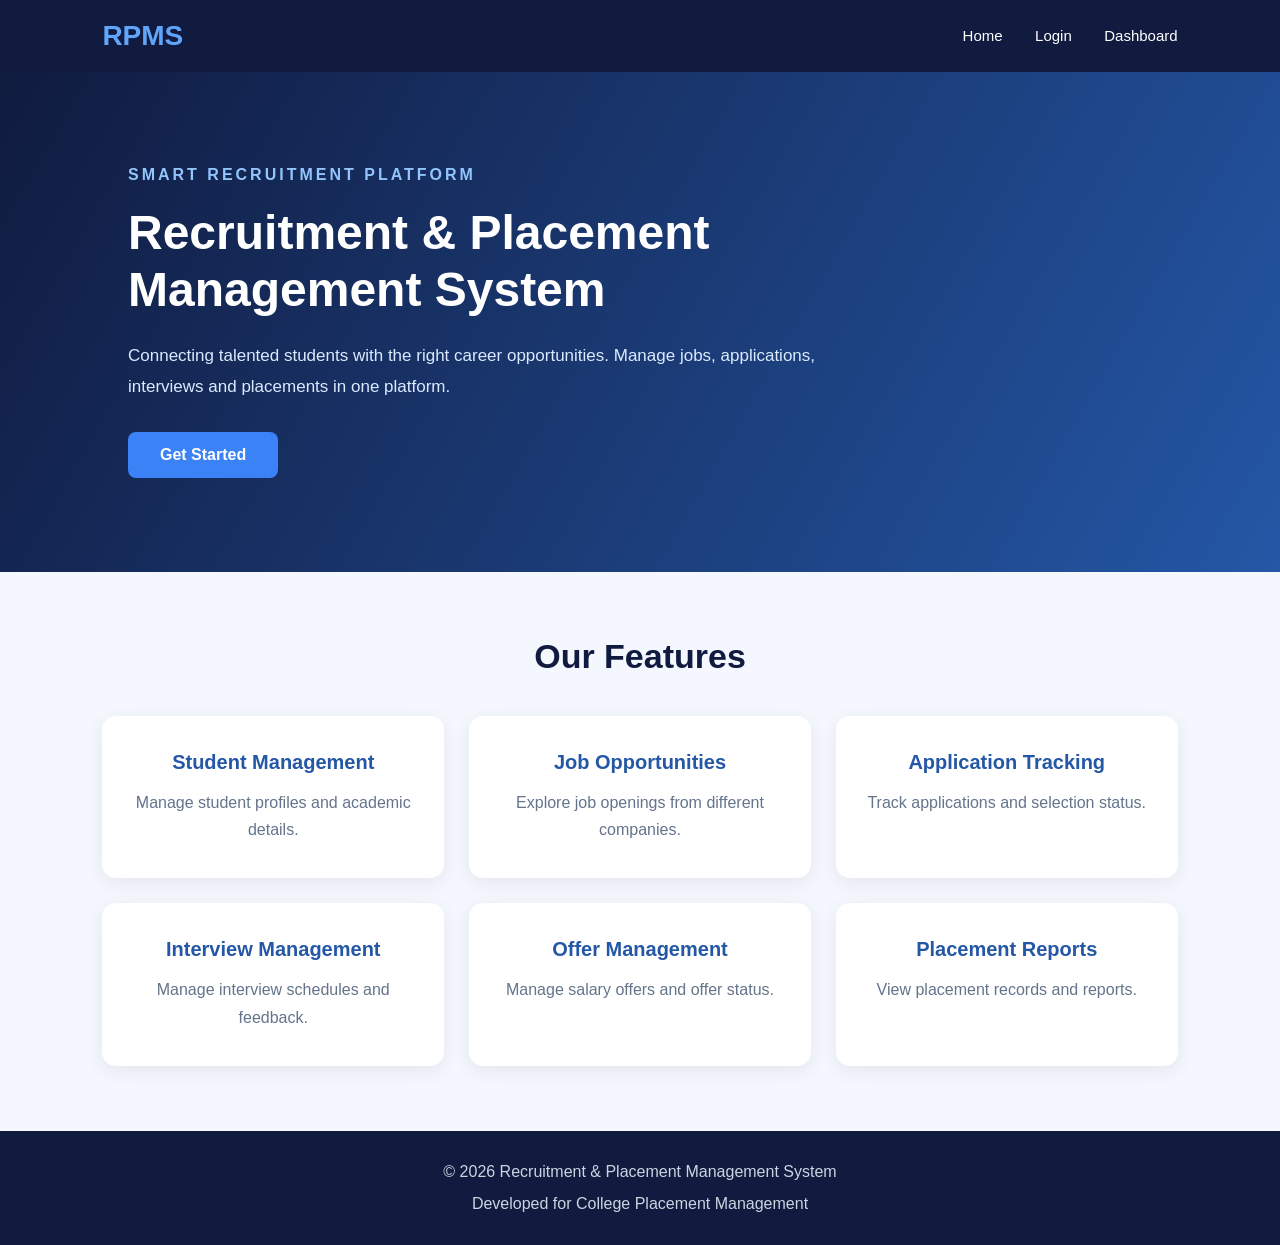
<file: frontend/index.html>
<!DOCTYPE html>
<html lang="en">
<head>
    <meta charset="UTF-8">
    <meta name="viewport" content="width=device-width, initial-scale=1.0">
    <title>Recruitment & Placement Management System</title>
    <link rel="stylesheet" href="css/style.css">
</head>
<body>

    <header class="navbar">
        <h2>RPMS</h2>
        <nav>
            <a href="index.html">Home</a>
            <a href="login.html">Login</a>
            <a href="dashboard.html">Dashboard</a>
        </nav>
    </header>

    <section class="hero">
        <div class="hero-content">
            <p class="tagline">SMART RECRUITMENT PLATFORM</p>
            <h1>Recruitment & Placement Management System</h1>
            <p>
                Connecting talented students with the right career
                opportunities. Manage jobs, applications, interviews
                and placements in one platform.
            </p>
            <a href="login.html" class="btn">Get Started</a>
        </div>
    </section>

    <section class="features">
        <h2>Our Features</h2>

        <div class="feature-container">
            <div class="feature-card">
                <h3>Student Management</h3>
                <p>Manage student profiles and academic details.</p>
            </div>

            <div class="feature-card">
                <h3>Job Opportunities</h3>
                <p>Explore job openings from different companies.</p>
            </div>

            <div class="feature-card">
                <h3>Application Tracking</h3>
                <p>Track applications and selection status.</p>
            </div>

            <div class="feature-card">
                <h3>Interview Management</h3>
                <p>Manage interview schedules and feedback.</p>
            </div>

            <div class="feature-card">
                <h3>Offer Management</h3>
                <p>Manage salary offers and offer status.</p>
            </div>

            <div class="feature-card">
                <h3>Placement Reports</h3>
                <p>View placement records and reports.</p>
            </div>
        </div>
    </section>

    <footer>
        <p>© 2026 Recruitment & Placement Management System</p>
        <p>Developed for College Placement Management</p>
    </footer>

</body>
</html>
</file>
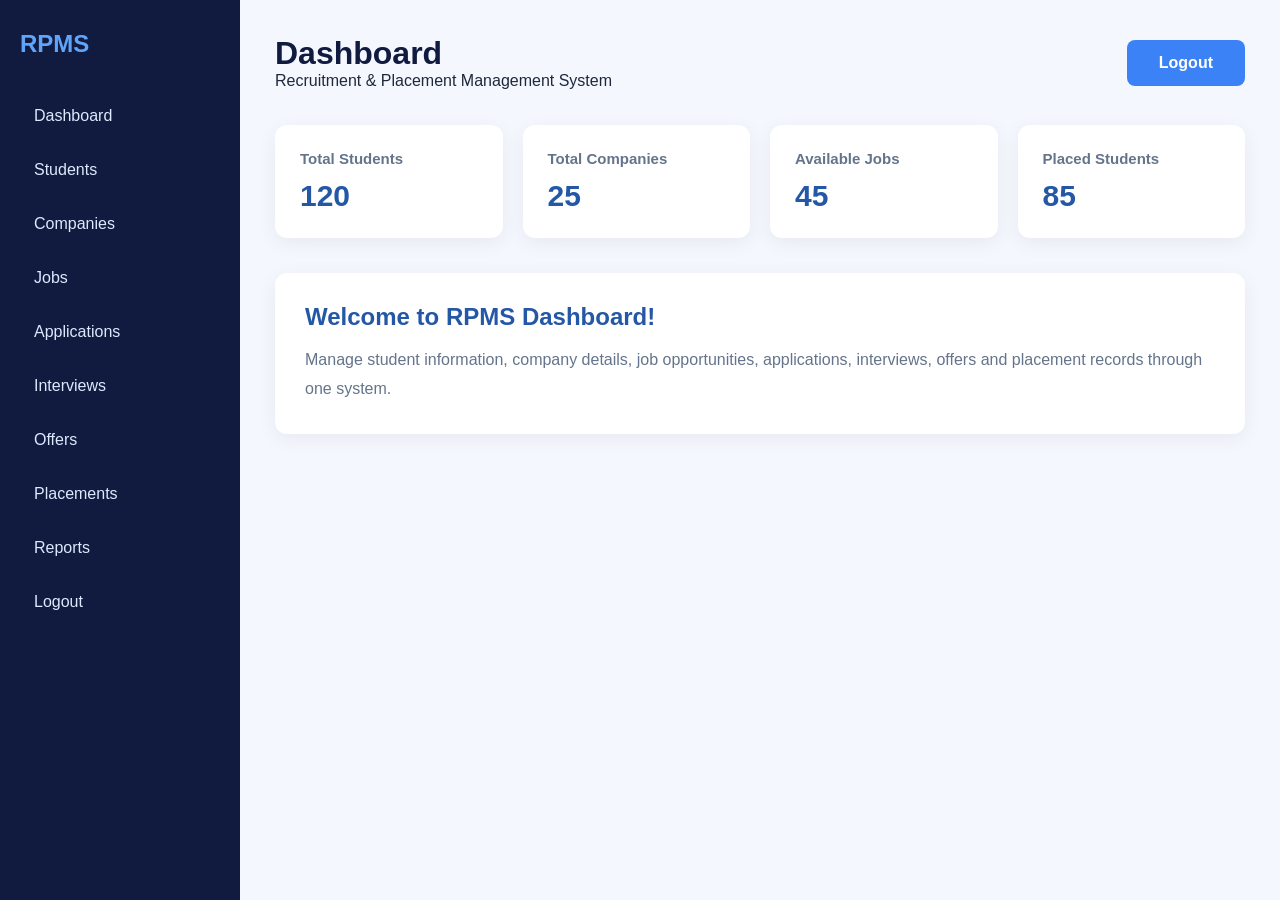
<file: frontend/dashboard.html>
<!DOCTYPE html>
<html lang="en">
<head>
    <meta charset="UTF-8">
    <meta name="viewport" content="width=device-width, initial-scale=1.0">
    <title>Dashboard - RPMS</title>
    <link rel="stylesheet" href="css/style.css">

    <style>
        .dashboard {
            display: flex;
            min-height: 100vh;
        }

        .sidebar {
            width: 240px;
            background: #101b3f;
            color: white;
            padding: 30px 20px;
        }

        .sidebar h2 {
            color: #60a5fa;
            margin-bottom: 35px;
        }

        .sidebar a {
            display: block;
            color: #dbeafe;
            text-decoration: none;
            padding: 14px;
            border-radius: 7px;
            margin-bottom: 8px;
        }

        .sidebar a:hover {
            background: #2457a6;
        }

        .main-content {
            flex: 1;
            padding: 35px;
        }

        .dashboard-header {
            display: flex;
            justify-content: space-between;
            align-items: center;
            margin-bottom: 35px;
            flex-wrap: wrap;
            gap: 15px;
        }

        .dashboard-header h1 {
            color: #101b3f;
        }

        .stats {
            display: grid;
            grid-template-columns: repeat(4, 1fr);
            gap: 20px;
            margin-bottom: 35px;
        }

        .stat-card {
            background: white;
            padding: 25px;
            border-radius: 12px;
            box-shadow: 0 5px 20px rgba(0,0,0,0.06);
        }

        .stat-card h3 {
            color: #64748b;
            font-size: 15px;
        }

        .stat-card p {
            color: #2457a6;
            font-size: 30px;
            font-weight: bold;
            margin-top: 12px;
        }

        .welcome-card {
            background: white;
            padding: 30px;
            border-radius: 12px;
            box-shadow: 0 5px 20px rgba(0,0,0,0.06);
        }

        .welcome-card h2 {
            color: #2457a6;
            margin-bottom: 15px;
        }

        .welcome-card p {
            color: #64748b;
            line-height: 1.8;
        }

        @media(max-width: 900px) {
            .stats {
                grid-template-columns: repeat(2, 1fr);
            }
        }

        @media(max-width: 600px) {
            .dashboard {
                flex-direction: column;
            }

            .sidebar {
                width: 100%;
            }

            .stats {
                grid-template-columns: 1fr;
            }

            .main-content {
                padding: 20px;
            }
        }
    </style>
</head>

<body>

<div class="dashboard">

    <aside class="sidebar">
        <h2>RPMS</h2>

        
<a href="dashboard.html">Dashboard</a>
<a href="students.html">Students</a>
<a href="companies.html">Companies</a>
<a href="jobs.html">Jobs</a>
<a href="applications.html">Applications</a>
<a href="interviews.html">Interviews</a>
<a href="offers.html">Offers</a>
<a href="placements.html">Placements</a>
<a href="reports.html">Reports</a>
<a href="index.html">Logout</a>

       
    </aside>

    <main class="main-content">

        <div class="dashboard-header">
            <div>
                <h1>Dashboard</h1>
                <p>Recruitment & Placement Management System</p>
            </div>

            <a href="index.html" class="btn">Logout</a>
        </div>

        <div class="stats">

            <div class="stat-card">
                <h3>Total Students</h3>
                <p>120</p>
            </div>

            <div class="stat-card">
                <h3>Total Companies</h3>
                <p>25</p>
            </div>

            <div class="stat-card">
                <h3>Available Jobs</h3>
                <p>45</p>
            </div>

            <div class="stat-card">
                <h3>Placed Students</h3>
                <p>85</p>
            </div>

        </div>

        <div class="welcome-card">
            <h2>Welcome to RPMS Dashboard!</h2>

            <p>
                Manage student information, company details,
                job opportunities, applications, interviews,
                offers and placement records through one system.
            </p>
        </div>

    </main>

</div>

</body>
</html>
</file>
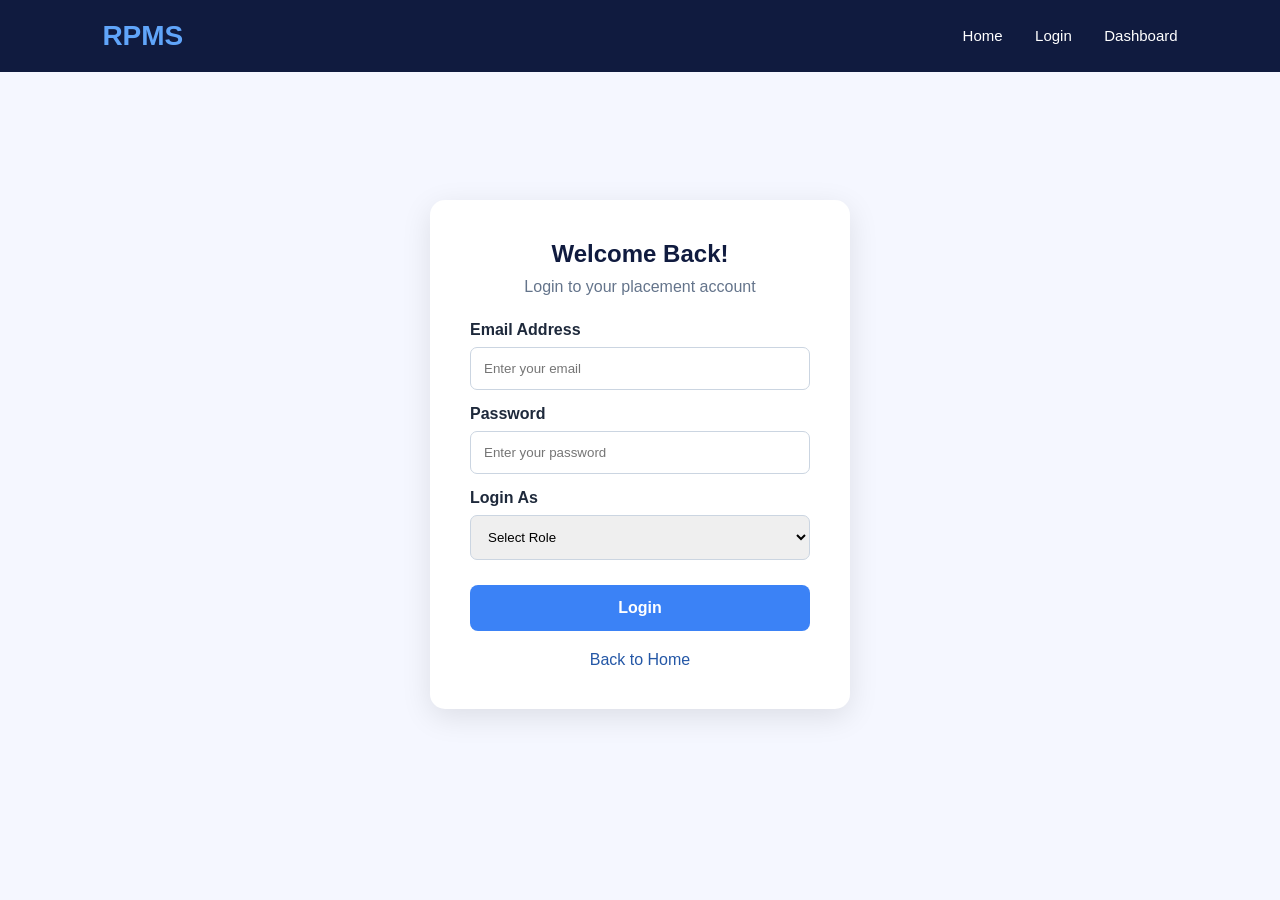
<file: frontend/login.html>
<!DOCTYPE html>
<html lang="en">
<head>
    <meta charset="UTF-8">
    <meta name="viewport" content="width=device-width, initial-scale=1.0">
    <title>Login - RPMS</title>
    <link rel="stylesheet" href="css/style.css">
    <style>
        .login-section {
            min-height: 85vh;
            display: flex;
            justify-content: center;
            align-items: center;
            padding: 30px;
        }

        .login-box {
            width: 100%;
            max-width: 420px;
            background: white;
            padding: 40px;
            border-radius: 15px;
            box-shadow: 0 8px 30px rgba(0,0,0,0.1);
        }

        .login-box h2 {
            text-align: center;
            color: #101b3f;
            margin-bottom: 10px;
        }

        .login-box p {
            text-align: center;
            color: #64748b;
            margin-bottom: 25px;
        }

        .login-box label {
            display: block;
            margin: 15px 0 8px;
            font-weight: 600;
        }

        .login-box input, .login-box select {
            width: 100%;
            padding: 13px;
            border: 1px solid #cbd5e1;
            border-radius: 7px;
            outline: none;
        }

        .login-box input:focus, .login-box select:focus {
            border-color: #3b82f6;
        }

        .login-box button {
            width: 100%;
            margin-top: 25px;
            border: none;
            cursor: pointer;
            font-size: 16px;
        }

        .back-home {
            display: block;
            text-align: center;
            margin-top: 20px;
            color: #2457a6;
            text-decoration: none;
        }
    </style>
</head>
<body>

    <header class="navbar">
        <h2>RPMS</h2>
        <nav>
            <a href="index.html">Home</a>
            <a href="login.html">Login</a>
            <a href="dashboard.html">Dashboard</a>
        </nav>
    </header>

    <section class="login-section">
        <div class="login-box">
            <h2>Welcome Back!</h2>
            <p>Login to your placement account</p>

            <form action="dashboard.html">
                <label>Email Address</label>
                <input type="email" placeholder="Enter your email" required>

                <label>Password</label>
                <input type="password" placeholder="Enter your password" required>

                <label>Login As</label>
                <select required>
                    <option value="">Select Role</option>
                    <option>Admin</option>
                    <option>Student</option>
                    <option>Company</option>
                </select>

                <button type="submit" class="btn">Login</button>
            </form>

            <a href="index.html" class="back-home">Back to Home</a>
        </div>
    </section>

</body>
</html>
</file>
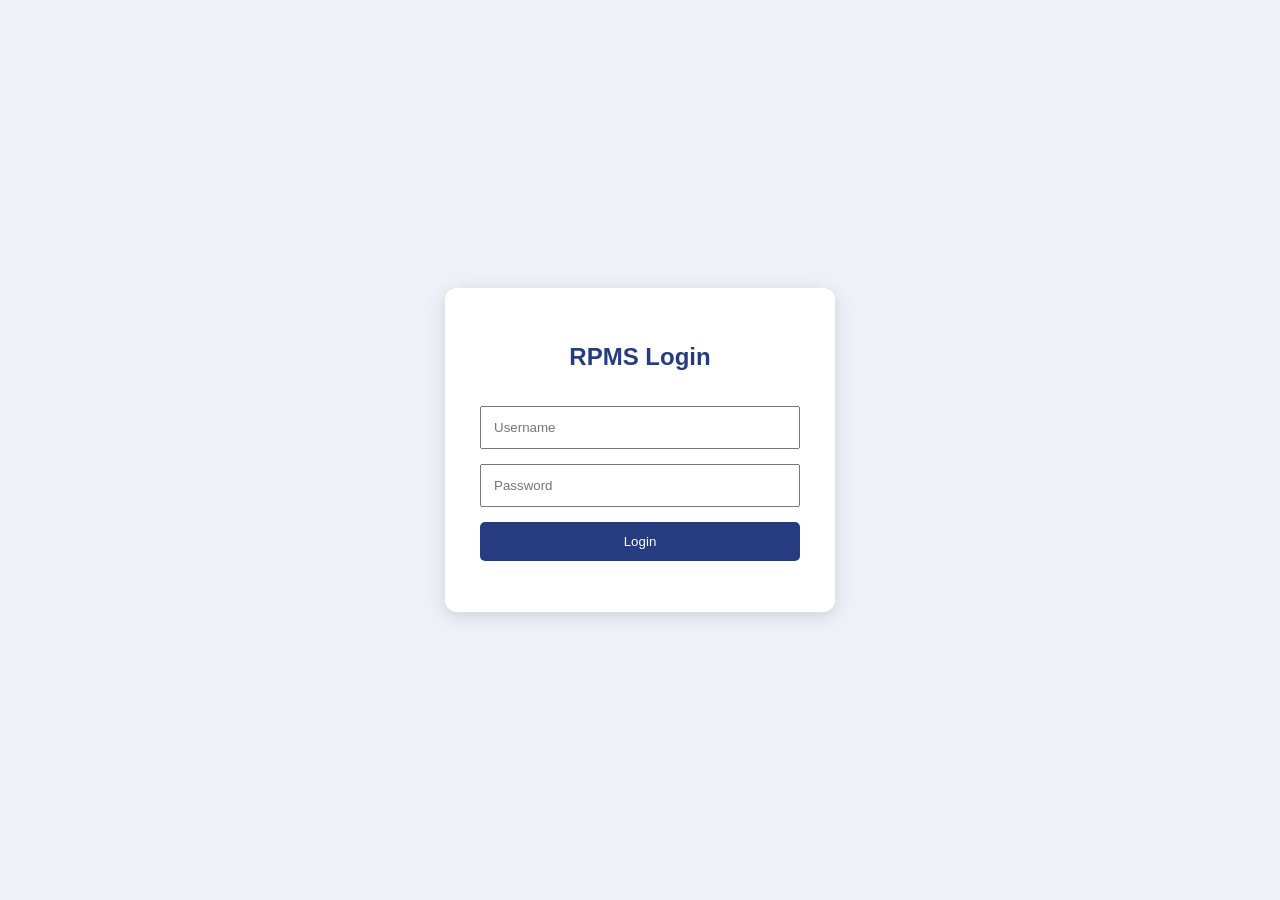
<file: src/main/resources/static/login.html>
<!DOCTYPE html>
<html lang="en">
<head>
    <meta charset="UTF-8">
    <meta name="viewport" content="width=device-width, initial-scale=1.0">
    <title>RPMS Login</title>
    <style>
        body {
            font-family: Arial, sans-serif;
            background: #eef1f8;
            display: flex;
            justify-content: center;
            align-items: center;
            min-height: 100vh;
            margin: 0;
        }
        .login-box {
            background: white;
            padding: 35px;
            width: 320px;
            border-radius: 12px;
            box-shadow: 0 4px 18px #0002;
        }
        h2 { text-align: center; color: #263b80; }
        input, button {
            width: 100%;
            padding: 12px;
            margin-top: 15px;
            box-sizing: border-box;
        }
        button {
            background: #263b80;
            color: white;
            border: none;
            cursor: pointer;
            border-radius: 5px;
        }
        #message {
            margin-top: 15px;
            text-align: center;
        }
    </style>
</head>
<body>
    <div class="login-box">
        <h2>RPMS Login</h2>

        <form id="loginForm">
            <input type="text" id="username"
                   placeholder="Username" required>

            <input type="password" id="password"
                   placeholder="Password" required>

            <button type="submit">Login</button>
        </form>

        <p id="message"></p>
    </div>

    <script>
        document.getElementById('loginForm')
            .addEventListener('submit', async function(event) {
                event.preventDefault();

                const message = document.getElementById('message');
                message.textContent = 'Checking login...';

                try {
                    const response = await fetch('/api/auth/login', {
                        method: 'POST',
                        headers: {
                            'Content-Type': 'application/json'
                        },
                        body: JSON.stringify({
                            username: document.getElementById('username').value,
                            password: document.getElementById('password').value
                        })
                    });

                    const data = await response.json();

                    if (!response.ok) {
                        throw new Error(data.message || 'Invalid login');
                    }

                    message.style.color = 'green';
                    message.textContent = 'Login successful!';

                    sessionStorage.setItem('rpmsUser', JSON.stringify(data));

                    setTimeout(() => {
                        window.location.href = '/dashboard.html';
                    }, 700);

                } catch (error) {
                    message.style.color = 'red';
                    message.textContent = error.message;
                }
            });
    </script>
</body>
</html>
</file>
<file: frontend/css/style.css>
* {
    margin: 0;
    padding: 0;
    box-sizing: border-box;
    font-family: 'Segoe UI', Arial, sans-serif;
}

body {
    background: #f5f7ff;
    color: #1e293b;
}

.navbar {
    background: #101b3f;
    color: white;
    padding: 20px 8%;
    display: flex;
    justify-content: space-between;
    align-items: center;
}

.navbar h2 {
    font-size: 28px;
    color: #60a5fa;
}

.navbar nav a {
    color: white;
    text-decoration: none;
    margin-left: 28px;
    font-size: 15px;
    transition: 0.3s;
}

.navbar nav a:hover {
    color: #60a5fa;
}

.hero {
    min-height: 500px;
    display: flex;
    align-items: center;
    padding: 70px 10%;
    background: linear-gradient(120deg, #101b3f, #2457a6);
    color: white;
}

.hero-content {
    max-width: 700px;
}

.tagline {
    color: #93c5fd;
    font-weight: bold;
    letter-spacing: 3px;
    margin-bottom: 20px;
}

.hero h1 {
    font-size: 48px;
    line-height: 1.2;
    margin-bottom: 22px;
}

.hero-content > p:not(.tagline) {
    font-size: 17px;
    line-height: 1.8;
    color: #dbeafe;
    margin-bottom: 30px;
}

.btn {
    display: inline-block;
    background: #3b82f6;
    color: white;
    padding: 14px 32px;
    border-radius: 8px;
    text-decoration: none;
    font-weight: bold;
    transition: 0.3s;
}

.btn:hover {
    background: #2563eb;
    transform: translateY(-3px);
}

.features {
    padding: 65px 8%;
    text-align: center;
}

.features h2 {
    font-size: 34px;
    margin-bottom: 40px;
    color: #101b3f;
}

.feature-container {
    display: grid;
    grid-template-columns: repeat(3, 1fr);
    gap: 25px;
}

.feature-card {
    background: white;
    padding: 35px 25px;
    border-radius: 14px;
    box-shadow: 0 5px 20px rgba(0, 0, 0, 0.07);
    transition: 0.3s;
}

.feature-card:hover {
    transform: translateY(-7px);
    box-shadow: 0 10px 25px rgba(0, 0, 0, 0.12);
}

.feature-card h3 {
    color: #2457a6;
    margin-bottom: 15px;
    font-size: 20px;
}

.feature-card p {
    color: #64748b;
    line-height: 1.7;
}

footer {
    background: #101b3f;
    color: #cbd5e1;
    text-align: center;
    padding: 25px;
    line-height: 2;
}

@media (max-width: 768px) {
    .navbar {
        flex-direction: column;
        gap: 18px;
    }

    .navbar nav a {
        margin: 0 8px;
    }

    .hero h1 {
        font-size: 34px;
    }

    .feature-container {
        grid-template-columns: 1fr;
    }
}
</file>
